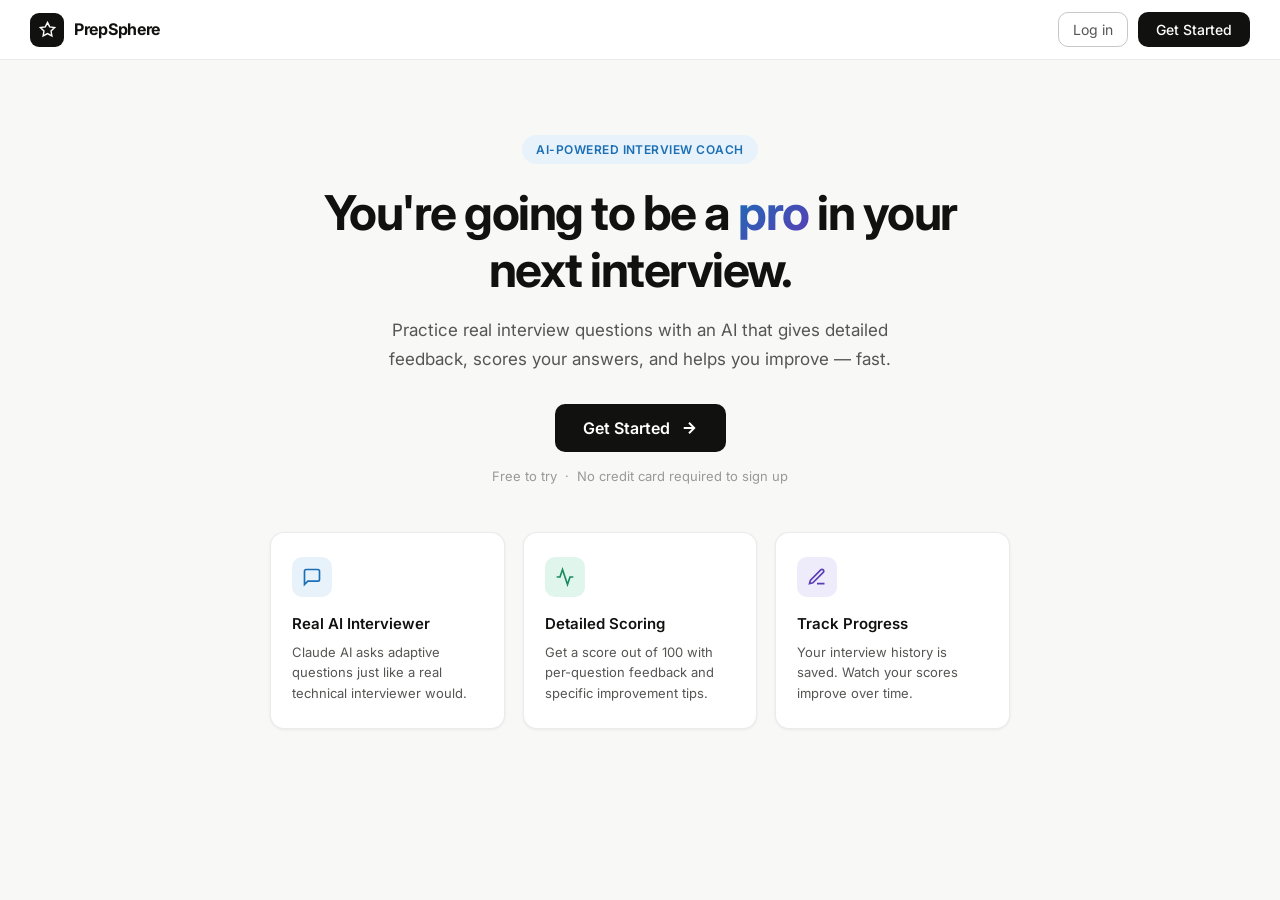
<file: PrepSphere/index.html>
<!DOCTYPE html>
<html lang="en">
<head>
<meta charset="UTF-8"/>
<meta name="viewport" content="width=device-width, initial-scale=1.0"/>
<title>PrepSphere — AI Interview Coach</title>
<link rel="preconnect" href="https://fonts.googleapis.com"/>
<link rel="preconnect" href="https://fonts.gstatic.com" crossorigin/>
<link href="https://fonts.googleapis.com/css2?family=Inter:wght@300;400;500;600;700&family=Fira+Code:wght@400;500&display=swap" rel="stylesheet"/>
<link rel="stylesheet" href="style.css"/>
</head>
<body>

<!-- ═══════════════════════════════════════
     SCREEN: LANDING
═══════════════════════════════════════ -->
<div id="pg-landing" class="page active">
  <nav class="nav">
    <div class="nav-brand">
      <div class="brand-icon">
        <svg viewBox="0 0 24 24" fill="none" stroke="currentColor" stroke-width="2">
          <polygon points="12 2 15.09 8.26 22 9.27 17 14.14 18.18 21.02 12 17.77 5.82 21.02 7 14.14 2 9.27 8.91 8.26 12 2"/>
        </svg>
      </div>
      <span class="brand-name">PrepSphere</span>
    </div>
    <div class="nav-actions">
      <button class="btn-ghost" onclick="showAuth('login')">Log in</button>
      <button class="btn-solid" onclick="showAuth('signup')">Get Started</button>
    </div>
  </nav>

  <section class="hero">
    <div class="hero-badge">AI-Powered Interview Coach</div>
    <h1 class="hero-title">You're going to be a <span class="highlight">pro</span> in your next interview.</h1>
    <p class="hero-sub">Practice real interview questions with an AI that gives detailed feedback, scores your answers, and helps you improve — fast.</p>
    <button class="btn-hero" onclick="showAuth('signup')">
      Get Started
      <svg viewBox="0 0 24 24" fill="none" stroke="currentColor" stroke-width="2.5"><path d="M5 12h14M12 5l7 7-7 7"/></svg>
    </button>
    <p class="hero-note">Free to try &nbsp;·&nbsp; No credit card required to sign up</p>
  </section>

  <section class="features">
    <div class="feat-card">
      <div class="feat-icon blue">
        <svg viewBox="0 0 24 24" fill="none" stroke="currentColor" stroke-width="2"><path d="M21 15a2 2 0 0 1-2 2H7l-4 4V5a2 2 0 0 1 2-2h14a2 2 0 0 1 2 2z"/></svg>
      </div>
      <div class="feat-title">Real AI Interviewer</div>
      <div class="feat-desc">Claude AI asks adaptive questions just like a real technical interviewer would.</div>
    </div>
    <div class="feat-card">
      <div class="feat-icon green">
        <svg viewBox="0 0 24 24" fill="none" stroke="currentColor" stroke-width="2"><polyline points="22 12 18 12 15 21 9 3 6 12 2 12"/></svg>
      </div>
      <div class="feat-title">Detailed Scoring</div>
      <div class="feat-desc">Get a score out of 100 with per-question feedback and specific improvement tips.</div>
    </div>
    <div class="feat-card">
      <div class="feat-icon purple">
        <svg viewBox="0 0 24 24" fill="none" stroke="currentColor" stroke-width="2"><path d="M12 20h9M16.5 3.5a2.121 2.121 0 0 1 3 3L7 19l-4 1 1-4L16.5 3.5z"/></svg>
      </div>
      <div class="feat-title">Track Progress</div>
      <div class="feat-desc">Your interview history is saved. Watch your scores improve over time.</div>
    </div>
  </section>
</div>

<!-- ═══════════════════════════════════════
     SCREEN: AUTH (Login / Signup)
═══════════════════════════════════════ -->
<div id="pg-auth" class="page">
  <div class="auth-wrap">
    <div class="auth-card">
      <div class="auth-brand" onclick="showPage('pg-landing')" style="cursor:pointer">
        <div class="brand-icon small">
          <svg viewBox="0 0 24 24" fill="none" stroke="currentColor" stroke-width="2">
            <polygon points="12 2 15.09 8.26 22 9.27 17 14.14 18.18 21.02 12 17.77 5.82 21.02 7 14.14 2 9.27 8.91 8.26 12 2"/>
          </svg>
        </div>
        <span class="brand-name">PrepSphere</span>
      </div>

      <!-- Login -->
      <div id="auth-login">
        <h2 class="auth-title">Welcome back</h2>
        <p class="auth-sub">Log in to continue your practice</p>
        <div class="field-group">
          <label class="field-label">Email</label>
          <input id="login-email" type="email" class="field-input" placeholder="you@example.com"/>
        </div>
        <div class="field-group">
          <label class="field-label">Password</label>
          <input id="login-password" type="password" class="field-input" placeholder="Your password"/>
        </div>
        <div class="auth-error" id="login-error"></div>
        <button class="btn-solid full" onclick="doLogin()">Log In</button>
        <p class="auth-switch">Don't have an account? <a href="#" onclick="toggleAuth('signup')">Sign up free</a></p>
      </div>

      <!-- Signup -->
      <div id="auth-signup" style="display:none">
        <h2 class="auth-title">Create your account</h2>
        <p class="auth-sub">Start practising interviews today</p>
        <div class="field-group">
          <label class="field-label">Full Name</label>
          <input id="signup-name" type="text" class="field-input" placeholder="Preethi Davupati"/>
        </div>
        <div class="field-group">
          <label class="field-label">Email</label>
          <input id="signup-email" type="email" class="field-input" placeholder="you@example.com"/>
        </div>
        <div class="field-group">
          <label class="field-label">Password</label>
          <input id="signup-password" type="password" class="field-input" placeholder="Min 6 characters"/>
        </div>
        <div class="auth-error" id="signup-error"></div>
        <button class="btn-solid full" onclick="doSignup()">Create Account</button>
        <p class="auth-switch">Already have an account? <a href="#" onclick="toggleAuth('login')">Log in</a></p>
      </div>
    </div>
  </div>
</div>

<!-- ═══════════════════════════════════════
     SCREEN: DASHBOARD
═══════════════════════════════════════ -->
<div id="pg-dashboard" class="page">
  <nav class="nav dash-nav">
    <div class="nav-brand">
      <div class="brand-icon">
        <svg viewBox="0 0 24 24" fill="none" stroke="currentColor" stroke-width="2">
          <polygon points="12 2 15.09 8.26 22 9.27 17 14.14 18.18 21.02 12 17.77 5.82 21.02 7 14.14 2 9.27 8.91 8.26 12 2"/>
        </svg>
      </div>
      <span class="brand-name">PrepSphere</span>
    </div>
    <div class="nav-actions">
      <span class="nav-user" id="dash-username"></span>
      <button class="btn-ghost" onclick="doLogout()">Log out</button>
    </div>
  </nav>

  <div class="dash-body">
    <div class="dash-welcome">
      <div>
        <h2 class="dash-title" id="dash-greeting">Welcome back!</h2>
        <p class="dash-sub">Ready to sharpen your skills? Start a new interview below.</p>
      </div>
      <button class="btn-solid" onclick="showPage('pg-setup')">
        + New Interview
      </button>
    </div>

    <!-- Stats row -->
    <div class="stats-row">
      <div class="stat-card">
        <div class="stat-val" id="stat-total">0</div>
        <div class="stat-lbl">Total Interviews</div>
      </div>
      <div class="stat-card">
        <div class="stat-val" id="stat-avg">—</div>
        <div class="stat-lbl">Average Score</div>
      </div>
      <div class="stat-card">
        <div class="stat-val" id="stat-best">—</div>
        <div class="stat-lbl">Best Score</div>
      </div>
      <div class="stat-card">
        <div class="stat-val" id="stat-streak">0</div>
        <div class="stat-lbl">This Week</div>
      </div>
    </div>

    <!-- History -->
    <div class="section-head">Recent Interviews</div>
    <div id="history-list">
      <div class="empty-state">
        <svg viewBox="0 0 24 24" fill="none" stroke="currentColor" stroke-width="1.5"><rect x="3" y="3" width="18" height="18" rx="2"/><path d="M9 9h6M9 13h4"/></svg>
        <p>No interviews yet. Start your first one!</p>
        <button class="btn-solid" onclick="showPage('pg-setup')">Start Interview →</button>
      </div>
    </div>
  </div>
</div>

<!-- ═══════════════════════════════════════
     SCREEN: SETUP
═══════════════════════════════════════ -->
<div id="pg-setup" class="page">
  <nav class="nav dash-nav">
    <div class="nav-brand">
      <div class="brand-icon">
        <svg viewBox="0 0 24 24" fill="none" stroke="currentColor" stroke-width="2">
          <polygon points="12 2 15.09 8.26 22 9.27 17 14.14 18.18 21.02 12 17.77 5.82 21.02 7 14.14 2 9.27 8.91 8.26 12 2"/>
        </svg>
      </div>
      <span class="brand-name">PrepSphere</span>
    </div>
    <button class="btn-ghost" onclick="showPage('pg-dashboard')">← Dashboard</button>
  </nav>

  <div class="setup-body">
    <div class="setup-card">
      <h2 class="setup-title">Configure your Interview</h2>
      <p class="setup-desc">Set your preferences and the AI will tailor the session for you.</p>

      <div class="form-group">
        <div class="form-label">Interview Type</div>
        <div class="chip-group" id="type-chips">
          <button class="chip selected" data-val="coding">Coding / DSA</button>
          <button class="chip" data-val="system">System Design</button>
          <button class="chip" data-val="behavioral">Behavioral / HR</button>
        </div>
      </div>

      <div class="form-group">
        <div class="form-label">Programming Language</div>
        <select class="field-select" id="lang-select">
          <option>Python</option><option>JavaScript</option><option>TypeScript</option>
          <option>Java</option><option>C++</option><option>C#</option>
          <option>Go</option><option>Rust</option><option>Swift</option>
          <option>Kotlin</option><option>Ruby</option>
          <option>No specific language</option>
        </select>
      </div>

      <div class="form-group">
        <div class="form-label">Difficulty</div>
        <div class="diff-grid">
          <button class="diff-btn" data-val="Easy">
            <span class="diff-dot easy"></span>
            <span class="diff-name">Easy</span>
            <span class="diff-sub">Fundamentals</span>
          </button>
          <button class="diff-btn selected" data-val="Medium">
            <span class="diff-dot medium"></span>
            <span class="diff-name">Medium</span>
            <span class="diff-sub">Intermediate</span>
          </button>
          <button class="diff-btn" data-val="Hard">
            <span class="diff-dot hard"></span>
            <span class="diff-name">Hard</span>
            <span class="diff-sub">Advanced</span>
          </button>
        </div>
      </div>

      <div class="form-group">
        <div class="form-label">Number of Questions</div>
        <div class="chip-group" id="count-chips">
          <button class="chip" data-val="3">3</button>
          <button class="chip selected" data-val="5">5</button>
          <button class="chip" data-val="7">7</button>
          <button class="chip" data-val="10">10</button>
        </div>
      </div>

      <button class="btn-solid full large" onclick="beginInterview()">
        Begin Interview
        <svg viewBox="0 0 24 24" fill="none" stroke="currentColor" stroke-width="2.5"><path d="M5 12h14M12 5l7 7-7 7"/></svg>
      </button>
      <p class="setup-note">The interview will open in full screen to simulate a real environment.</p>
    </div>
  </div>
</div>

<!-- ═══════════════════════════════════════
     SCREEN: INTERVIEW (fullscreen)
═══════════════════════════════════════ -->
<div id="pg-interview" class="page">
  <div class="iv-layout">
    <header class="iv-header">
      <div class="iv-header-left">
        <div class="brand-icon small">
          <svg viewBox="0 0 24 24" fill="none" stroke="currentColor" stroke-width="2">
            <polygon points="12 2 15.09 8.26 22 9.27 17 14.14 18.18 21.02 12 17.77 5.82 21.02 7 14.14 2 9.27 8.91 8.26 12 2"/>
          </svg>
        </div>
        <span id="iv-type-badge" class="badge badge-blue"></span>
        <span id="iv-diff-badge" class="badge"></span>
        <span id="iv-lang-badge" class="badge badge-purple"></span>
      </div>
      <div class="iv-header-center">
        <div class="iv-progress-bar">
          <div class="iv-progress-fill" id="iv-progress-fill"></div>
        </div>
        <span class="iv-progress-label" id="iv-progress-label">Q 0 / 0</span>
      </div>
      <div class="iv-header-right">
        <div class="iv-timer" id="iv-timer">00:00</div>
        <button class="btn-end" onclick="askEndInterview()">End Interview</button>
      </div>
    </header>

    <div class="iv-chat" id="iv-chat"></div>

    <div class="iv-input-bar">
      <textarea id="iv-textarea" class="iv-textarea"
        placeholder="Type your answer here… (Enter to send, Shift+Enter for new line)"
        rows="1"></textarea>
      <button class="iv-send-btn" id="iv-send-btn" onclick="sendAnswer()">
        <svg viewBox="0 0 24 24" fill="currentColor"><path d="M2.01 21L23 12 2.01 3 2 10l15 2-15 2z"/></svg>
      </button>
    </div>
  </div>
</div>

<!-- ═══════════════════════════════════════
     SCREEN: RESULTS
═══════════════════════════════════════ -->
<div id="pg-results" class="page">
  <nav class="nav dash-nav">
    <div class="nav-brand">
      <div class="brand-icon">
        <svg viewBox="0 0 24 24" fill="none" stroke="currentColor" stroke-width="2">
          <polygon points="12 2 15.09 8.26 22 9.27 17 14.14 18.18 21.02 12 17.77 5.82 21.02 7 14.14 2 9.27 8.91 8.26 12 2"/>
        </svg>
      </div>
      <span class="brand-name">PrepSphere</span>
    </div>
    <button class="btn-ghost" onclick="showPage('pg-dashboard');loadDashboard()">← Dashboard</button>
  </nav>

  <div class="results-body">
    <div class="results-wrap">

      <div class="result-hero">
        <div class="score-ring-wrap">
          <svg class="score-svg" viewBox="0 0 140 140">
            <circle class="ring-track" cx="70" cy="70" r="58"/>
            <circle class="ring-progress" id="ring-progress" cx="70" cy="70" r="58"
              stroke-dasharray="364.42" stroke-dashoffset="364.42"/>
          </svg>
          <div class="score-inner">
            <div class="score-number" id="res-score">—</div>
            <div class="score-of">/ 100</div>
          </div>
        </div>
        <div class="res-label" id="res-label">Analyzing…</div>
        <div class="res-summary" id="res-summary"></div>
      </div>

      <div class="res-metrics">
        <div class="res-metric green">
          <div class="res-metric-val" id="res-correct">—</div>
          <div class="res-metric-lbl">Correct</div>
        </div>
        <div class="res-metric amber">
          <div class="res-metric-val" id="res-partial">—</div>
          <div class="res-metric-lbl">Partial</div>
        </div>
        <div class="res-metric red">
          <div class="res-metric-val" id="res-missed">—</div>
          <div class="res-metric-lbl">Missed</div>
        </div>
      </div>

      <div class="res-card">
        <div class="res-card-title">Question Breakdown</div>
        <div id="res-breakdown"></div>
      </div>

      <div class="res-card">
        <div class="res-card-title">Strengths</div>
        <div id="res-strengths" class="tag-list"></div>
      </div>

      <div class="res-card">
        <div class="res-card-title">Areas to Improve</div>
        <div id="res-improve"></div>
      </div>

      <div class="res-card">
        <div class="res-card-title">Overall Feedback</div>
        <div class="feedback-box" id="res-feedback"></div>
      </div>

      <div class="res-actions">
        <button class="btn-outline" onclick="retryInterview()">
          <svg viewBox="0 0 24 24" fill="none" stroke="currentColor" stroke-width="2"><path d="M23 4v6h-6M1 20v-6h6"/><path d="M3.51 9a9 9 0 0114.85-3.36L23 10M1 14l4.64 4.36A9 9 0 0020.49 15"/></svg>
          Try Again
        </button>
        <button class="btn-solid" onclick="showPage('pg-dashboard');loadDashboard()">
          Go to Dashboard
          <svg viewBox="0 0 24 24" fill="none" stroke="currentColor" stroke-width="2"><path d="M5 12h14M12 5l7 7-7 7"/></svg>
        </button>
      </div>

    </div>
  </div>
</div>

<!-- ═══════════════════════════════════════
     MODALS
═══════════════════════════════════════ -->
<!-- End interview confirm -->
<div id="modal-end" class="modal-overlay" style="display:none">
  <div class="modal-box">
    <div class="modal-icon warn">
      <svg viewBox="0 0 24 24" fill="none" stroke="currentColor" stroke-width="2"><path d="M10.29 3.86L1.82 18a2 2 0 001.71 3h16.94a2 2 0 001.71-3L13.71 3.86a2 2 0 00-3.42 0z"/><line x1="12" y1="9" x2="12" y2="13"/><line x1="12" y1="17" x2="12.01" y2="17"/></svg>
    </div>
    <div class="modal-title">End this interview?</div>
    <div class="modal-body">Your answers so far will still be evaluated and saved to your dashboard.</div>
    <div class="modal-actions">
      <button class="btn-outline" onclick="closeModal('modal-end')">Stay</button>
      <button class="btn-danger" onclick="forceEndInterview()">End & See Results</button>
    </div>
  </div>
</div>

<!-- Fullscreen exit warning -->
<div id="modal-fs" class="modal-overlay" style="display:none">
  <div class="modal-box">
    <div class="modal-icon warn">
      <svg viewBox="0 0 24 24" fill="none" stroke="currentColor" stroke-width="2"><path d="M10.29 3.86L1.82 18a2 2 0 001.71 3h16.94a2 2 0 001.71-3L13.71 3.86a2 2 0 00-3.42 0z"/><line x1="12" y1="9" x2="12" y2="13"/><line x1="12" y1="17" x2="12.01" y2="17"/></svg>
    </div>
    <div class="modal-title">You left fullscreen</div>
    <div class="modal-body">The interview requires fullscreen mode. Do you want to return to the interview or quit?</div>
    <div class="modal-actions">
      <button class="btn-outline" onclick="forceEndInterview()">Quit Interview</button>
      <button class="btn-solid" onclick="reenterFullscreen()">Return to Interview</button>
    </div>
  </div>
</div>

<!-- Analyzing overlay -->
<div id="modal-analyzing" class="modal-overlay" style="display:none">
  <div class="modal-box center">
    <div class="spinner-lg"></div>
    <div class="modal-title" style="margin-top:1.2rem">Analyzing your performance…</div>
    <div class="modal-body">This takes a few seconds. Hang tight!</div>
  </div>
</div>

<script src="config.js"></script>
<script src="db.js"></script>
<script src="app.js"></script>
</body>
</html>
</file>
<file: PrepSphere/style.css>
/* ── Reset ────────────────────────────── */
*,*::before,*::after{box-sizing:border-box;margin:0;padding:0}
html,body{height:100%;font-family:'Inter',sans-serif;font-size:15px;line-height:1.6;-webkit-font-smoothing:antialiased}

/* ── CSS Variables ────────────────────── */
:root{
  --bg:#f8f8f7;
  --surface:#ffffff;
  --surface2:#f2f2f0;
  --border:rgba(0,0,0,0.08);
  --border-md:rgba(0,0,0,0.14);
  --border-strong:rgba(0,0,0,0.22);
  --text1:#111110;
  --text2:#555553;
  --text3:#999997;
  --accent:#111110;
  --blue:#1a6fb5;
  --blue-bg:#e8f2fb;
  --green:#1a8a5f;
  --green-bg:#e0f5ec;
  --amber:#b07012;
  --amber-bg:#fdf3e0;
  --red:#9b2c2c;
  --red-bg:#fdf0f0;
  --purple:#5a3db5;
  --purple-bg:#eeebfa;
  --r:10px;--rl:14px;--rxl:18px;
  --shadow:0 2px 8px rgba(0,0,0,0.07),0 1px 2px rgba(0,0,0,0.04);
  --shadow-sm:0 1px 3px rgba(0,0,0,0.06);
}

/* ── Pages ────────────────────────────── */
.page{display:none;min-height:100vh;background:var(--bg)}
.page.active{display:block}
#pg-interview.active{display:flex;flex-direction:column;height:100vh;overflow:hidden}

/* ── NAV ──────────────────────────────── */
.nav{display:flex;align-items:center;justify-content:space-between;padding:0 2rem;height:60px;background:var(--surface);border-bottom:0.5px solid var(--border);position:sticky;top:0;z-index:100}
.nav-brand{display:flex;align-items:center;gap:10px}
.brand-name{font-size:16px;font-weight:700;letter-spacing:-0.3px;color:var(--text1)}
.nav-actions{display:flex;align-items:center;gap:10px}
.nav-user{font-size:13px;color:var(--text2);font-weight:500}
.dash-nav{background:var(--surface)}

/* Brand icon */
.brand-icon{width:34px;height:34px;background:var(--text1);border-radius:9px;display:flex;align-items:center;justify-content:center;color:#fff;flex-shrink:0}
.brand-icon svg{width:17px;height:17px}
.brand-icon.small{width:26px;height:26px;border-radius:7px}
.brand-icon.small svg{width:13px;height:13px}

/* ── Buttons ──────────────────────────── */
.btn-solid{display:inline-flex;align-items:center;gap:8px;padding:9px 18px;background:var(--text1);color:#fff;border:none;border-radius:var(--r);font-size:14px;font-weight:500;font-family:inherit;cursor:pointer;transition:opacity .14s;text-decoration:none}
.btn-solid:hover{opacity:.82}
.btn-solid:disabled{opacity:.4;cursor:not-allowed}
.btn-solid svg{width:15px;height:15px}
.btn-solid.full{width:100%;justify-content:center}
.btn-solid.large{padding:13px 20px;font-size:15px}

.btn-ghost{display:inline-flex;align-items:center;gap:6px;padding:8px 14px;background:transparent;color:var(--text2);border:0.5px solid var(--border-strong);border-radius:var(--r);font-size:14px;font-family:inherit;cursor:pointer;transition:all .14s}
.btn-ghost:hover{background:var(--surface2);color:var(--text1)}

.btn-outline{display:inline-flex;align-items:center;justify-content:center;gap:8px;padding:11px 18px;background:var(--surface);color:var(--text1);border:0.5px solid var(--border-strong);border-radius:var(--r);font-size:14px;font-weight:500;font-family:inherit;cursor:pointer;transition:all .14s}
.btn-outline:hover{background:var(--surface2)}
.btn-outline svg{width:15px;height:15px}

.btn-danger{display:inline-flex;align-items:center;justify-content:center;gap:8px;padding:11px 18px;background:var(--red);color:#fff;border:none;border-radius:var(--r);font-size:14px;font-weight:500;font-family:inherit;cursor:pointer;transition:opacity .14s}
.btn-danger:hover{opacity:.85}

.btn-end{padding:6px 14px;border:0.5px solid var(--border-strong);border-radius:100px;font-size:12px;font-family:inherit;background:var(--surface);cursor:pointer;color:var(--text2);transition:all .14s;white-space:nowrap}
.btn-end:hover{border-color:var(--red);color:var(--red)}

/* ── LANDING ──────────────────────────── */
.hero{max-width:720px;margin:0 auto;text-align:center;padding:5rem 2rem 3rem}
.hero-badge{display:inline-block;padding:5px 14px;background:var(--blue-bg);color:var(--blue);border-radius:100px;font-size:12px;font-weight:600;letter-spacing:.04em;text-transform:uppercase;margin-bottom:1.4rem}
.hero-title{font-size:clamp(2rem,5vw,3.2rem);font-weight:700;letter-spacing:-1.5px;line-height:1.18;color:var(--text1);margin-bottom:1.2rem}
.highlight{background:linear-gradient(135deg,#1a6fb5,#5a3db5);-webkit-background-clip:text;-webkit-text-fill-color:transparent;background-clip:text}
.hero-sub{font-size:17px;color:var(--text2);line-height:1.7;margin-bottom:2rem;max-width:520px;margin-left:auto;margin-right:auto}
.btn-hero{display:inline-flex;align-items:center;gap:10px;padding:14px 28px;background:var(--text1);color:#fff;border:none;border-radius:var(--r);font-size:16px;font-weight:600;font-family:inherit;cursor:pointer;transition:opacity .14s;margin-bottom:.9rem}
.btn-hero:hover{opacity:.82}
.btn-hero svg{width:18px;height:18px}
.hero-note{font-size:13px;color:var(--text3)}

.features{display:grid;grid-template-columns:repeat(auto-fit,minmax(220px,1fr));gap:1.2rem;max-width:800px;margin:0 auto;padding:0 2rem 4rem}
.feat-card{background:var(--surface);border:0.5px solid var(--border);border-radius:var(--rl);padding:1.6rem 1.4rem;box-shadow:var(--shadow-sm)}
.feat-icon{width:40px;height:40px;border-radius:10px;display:flex;align-items:center;justify-content:center;margin-bottom:1rem}
.feat-icon svg{width:20px;height:20px}
.feat-icon.blue{background:var(--blue-bg);color:var(--blue)}
.feat-icon.green{background:var(--green-bg);color:var(--green)}
.feat-icon.purple{background:var(--purple-bg);color:var(--purple)}
.feat-title{font-size:15px;font-weight:600;color:var(--text1);margin-bottom:.4rem}
.feat-desc{font-size:13px;color:var(--text2);line-height:1.6}

/* ── AUTH ─────────────────────────────── */
.auth-wrap{min-height:100vh;display:flex;align-items:center;justify-content:center;padding:2rem 1rem;background:var(--bg)}
.auth-card{background:var(--surface);border:0.5px solid var(--border-md);border-radius:var(--rxl);padding:2.4rem 2.2rem;width:100%;max-width:420px;box-shadow:var(--shadow)}
.auth-brand{display:flex;align-items:center;gap:10px;margin-bottom:2rem}
.auth-title{font-size:20px;font-weight:700;color:var(--text1);margin-bottom:.3rem;letter-spacing:-.3px}
.auth-sub{font-size:13px;color:var(--text3);margin-bottom:1.6rem}
.field-group{margin-bottom:1.1rem}
.field-label{display:block;font-size:12px;font-weight:500;text-transform:uppercase;letter-spacing:.05em;color:var(--text3);margin-bottom:.4rem}
.field-input{width:100%;padding:10px 13px;border:0.5px solid var(--border-strong);border-radius:var(--r);font-family:inherit;font-size:14px;color:var(--text1);background:var(--bg);transition:border-color .14s}
.field-input:focus{outline:none;border-color:var(--text1);background:#fff}
.field-input::placeholder{color:var(--text3)}
.auth-error{font-size:13px;color:var(--red);background:var(--red-bg);border-radius:var(--r);padding:8px 12px;margin-bottom:.8rem;display:none}
.auth-error.show{display:block}
.auth-switch{font-size:13px;color:var(--text3);text-align:center;margin-top:1rem}
.auth-switch a{color:var(--blue);text-decoration:none;font-weight:500}
.auth-switch a:hover{text-decoration:underline}

/* ── DASHBOARD ────────────────────────── */
.dash-body{max-width:860px;margin:0 auto;padding:2rem 1.5rem 3rem}
.dash-welcome{display:flex;align-items:center;justify-content:space-between;gap:1rem;margin-bottom:1.8rem;flex-wrap:wrap}
.dash-title{font-size:22px;font-weight:700;letter-spacing:-.5px;color:var(--text1);margin-bottom:.25rem}
.dash-sub{font-size:14px;color:var(--text2)}

.stats-row{display:grid;grid-template-columns:repeat(4,1fr);gap:12px;margin-bottom:2rem}
.stat-card{background:var(--surface);border:0.5px solid var(--border);border-radius:var(--rl);padding:1.2rem 1rem;text-align:center;box-shadow:var(--shadow-sm)}
.stat-val{font-size:26px;font-weight:700;letter-spacing:-1px;color:var(--text1);margin-bottom:.2rem}
.stat-lbl{font-size:12px;color:var(--text3)}

.section-head{font-size:12px;font-weight:600;text-transform:uppercase;letter-spacing:.06em;color:var(--text3);margin-bottom:1rem}

.empty-state{background:var(--surface);border:0.5px solid var(--border);border-radius:var(--rl);padding:3rem 2rem;text-align:center;box-shadow:var(--shadow-sm)}
.empty-state svg{width:40px;height:40px;color:var(--text3);margin-bottom:1rem}
.empty-state p{font-size:14px;color:var(--text2);margin-bottom:1.2rem}

.hist-item{background:var(--surface);border:0.5px solid var(--border);border-radius:var(--rl);padding:1.1rem 1.2rem;margin-bottom:10px;display:flex;align-items:center;justify-content:space-between;gap:1rem;box-shadow:var(--shadow-sm);transition:box-shadow .14s}
.hist-item:hover{box-shadow:var(--shadow)}
.hist-left{display:flex;flex-direction:column;gap:4px}
.hist-meta{display:flex;align-items:center;gap:8px;flex-wrap:wrap}
.hist-date{font-size:12px;color:var(--text3)}
.hist-right{display:flex;align-items:center;gap:10px}
.hist-score{font-size:20px;font-weight:700;letter-spacing:-.5px}
.hist-score.high{color:var(--green)}
.hist-score.mid{color:var(--amber)}
.hist-score.low{color:var(--red)}

/* Badges */
.badge{padding:3px 10px;border-radius:100px;font-size:11px;font-weight:500;white-space:nowrap}
.badge-blue{background:var(--blue-bg);color:var(--blue)}
.badge-green{background:var(--green-bg);color:var(--green)}
.badge-amber{background:var(--amber-bg);color:var(--amber)}
.badge-red{background:var(--red-bg);color:var(--red)}
.badge-purple{background:var(--purple-bg);color:var(--purple)}
.badge-gray{background:var(--surface2);color:var(--text2)}

/* ── SETUP ────────────────────────────── */
.setup-body{display:flex;align-items:center;justify-content:center;min-height:calc(100vh - 60px);padding:2rem 1rem}
.setup-card{background:var(--surface);border:0.5px solid var(--border-md);border-radius:var(--rxl);padding:2.4rem 2.2rem;width:100%;max-width:500px;box-shadow:var(--shadow)}
.setup-title{font-size:20px;font-weight:700;letter-spacing:-.4px;color:var(--text1);margin-bottom:.3rem}
.setup-desc{font-size:13px;color:var(--text3);margin-bottom:1.8rem}
.setup-note{font-size:12px;color:var(--text3);text-align:center;margin-top:.8rem}

.form-group{margin-bottom:1.5rem}
.form-label{font-size:12px;font-weight:500;text-transform:uppercase;letter-spacing:.05em;color:var(--text3);margin-bottom:.55rem}
.chip-group{display:flex;flex-wrap:wrap;gap:7px}
.chip{padding:7px 15px;border:0.5px solid var(--border-strong);border-radius:100px;font-size:13px;font-family:inherit;background:var(--surface);cursor:pointer;color:var(--text2);transition:all .14s;white-space:nowrap}
.chip:hover{border-color:var(--text1);color:var(--text1)}
.chip.selected{background:var(--text1);color:#fff;border-color:var(--text1)}

.field-select{width:100%;padding:10px 36px 10px 13px;border:0.5px solid var(--border-strong);border-radius:var(--r);font-family:inherit;font-size:14px;background:var(--surface);color:var(--text1);appearance:none;-webkit-appearance:none;background-image:url("data:image/svg+xml,%3Csvg xmlns='http://www.w3.org/2000/svg' width='16' height='16' viewBox='0 0 24 24' fill='none' stroke='%23999997' stroke-width='2'%3E%3Cpolyline points='6 9 12 15 18 9'/%3E%3C/svg%3E");background-repeat:no-repeat;background-position:right 11px center;cursor:pointer;transition:border-color .14s}
.field-select:focus{outline:none;border-color:var(--text1)}

.diff-grid{display:grid;grid-template-columns:repeat(3,1fr);gap:8px}
.diff-btn{padding:13px 8px;border:0.5px solid var(--border-strong);border-radius:var(--r);background:var(--surface);cursor:pointer;display:flex;flex-direction:column;align-items:center;gap:5px;transition:all .14s;font-family:inherit}
.diff-btn:hover{border-color:var(--text1)}
.diff-btn.selected{border-color:var(--text1);box-shadow:inset 0 0 0 1px var(--text1)}
.diff-dot{width:8px;height:8px;border-radius:50%}
.diff-dot.easy{background:var(--green)}
.diff-dot.medium{background:var(--amber)}
.diff-dot.hard{background:var(--red)}
.diff-name{font-size:13px;font-weight:600;color:var(--text1)}
.diff-sub{font-size:11px;color:var(--text3)}

/* ── INTERVIEW ────────────────────────── */
.iv-layout{display:flex;flex-direction:column;height:100vh;background:#fafaf9}
.iv-header{display:flex;align-items:center;justify-content:space-between;padding:0 1.2rem;height:54px;background:var(--surface);border-bottom:0.5px solid var(--border);flex-shrink:0;gap:1rem}
.iv-header-left{display:flex;align-items:center;gap:8px;flex:1;overflow:hidden}
.iv-header-center{display:flex;align-items:center;gap:10px;flex:1;justify-content:center}
.iv-header-right{display:flex;align-items:center;gap:12px;flex:1;justify-content:flex-end}
.iv-progress-bar{width:100px;height:4px;background:var(--surface2);border-radius:100px;overflow:hidden}
.iv-progress-fill{height:100%;background:var(--text1);border-radius:100px;width:0%;transition:width .4s ease}
.iv-progress-label{font-size:12px;color:var(--text3);white-space:nowrap;font-variant-numeric:tabular-nums}
.iv-timer{font-size:13px;font-family:'Fira Code',monospace;color:var(--text2);background:var(--surface2);padding:4px 10px;border-radius:6px}

.iv-chat{flex:1;overflow-y:auto;padding:1.4rem;display:flex;flex-direction:column;gap:.9rem;scroll-behavior:smooth}
.msg{display:flex;gap:10px;animation:fadeUp .2s ease}
.msg.bot{align-self:flex-start;max-width:78%}
.msg.user{align-self:flex-end;flex-direction:row-reverse;max-width:78%}
@keyframes fadeUp{from{opacity:0;transform:translateY(5px)}to{opacity:1;transform:translateY(0)}}

.av{width:32px;height:32px;border-radius:50%;display:flex;align-items:center;justify-content:center;font-size:11px;font-weight:700;flex-shrink:0;margin-top:2px}
.av.ai{background:var(--text1);color:#fff}
.av.you{background:var(--surface2);color:var(--text2);border:0.5px solid var(--border-md)}

.bubble{padding:11px 14px;font-size:14px;line-height:1.65;white-space:pre-wrap;word-break:break-word}
.msg.bot .bubble{background:var(--surface);border:0.5px solid var(--border);border-radius:14px;border-top-left-radius:4px;color:var(--text1);box-shadow:var(--shadow-sm)}
.msg.user .bubble{background:var(--text1);color:#fff;border-radius:14px;border-top-right-radius:4px}

.q-label{font-size:11px;font-weight:600;letter-spacing:.06em;text-transform:uppercase;color:var(--text3);margin-bottom:5px}

.typing-bubble{background:var(--surface);border:0.5px solid var(--border);border-radius:14px;border-top-left-radius:4px;padding:14px 18px;box-shadow:var(--shadow-sm);display:flex;gap:5px;align-items:center}
.dot{width:6px;height:6px;background:var(--text3);border-radius:50%;animation:blink 1.3s ease-in-out infinite}
.dot:nth-child(2){animation-delay:.18s}
.dot:nth-child(3){animation-delay:.36s}
@keyframes blink{0%,80%,100%{transform:translateY(0);opacity:.5}40%{transform:translateY(-5px);opacity:1}}

.iv-input-bar{display:flex;gap:10px;padding:.9rem 1.2rem;border-top:0.5px solid var(--border);background:var(--surface);flex-shrink:0;align-items:flex-end}
.iv-textarea{flex:1;border:0.5px solid var(--border-strong);border-radius:var(--r);padding:10px 13px;font-family:inherit;font-size:14px;resize:none;min-height:44px;max-height:140px;line-height:1.55;color:var(--text1);background:var(--bg);transition:border-color .14s;overflow-y:auto}
.iv-textarea:focus{outline:none;border-color:var(--text1)}
.iv-textarea::placeholder{color:var(--text3)}
.iv-textarea:disabled{opacity:.45;cursor:not-allowed}
.iv-send-btn{width:42px;height:42px;border-radius:50%;background:var(--text1);border:none;cursor:pointer;display:flex;align-items:center;justify-content:center;flex-shrink:0;color:#fff;transition:opacity .14s;align-self:flex-end}
.iv-send-btn:hover{opacity:.8}
.iv-send-btn:disabled{opacity:.35;cursor:not-allowed}
.iv-send-btn svg{width:17px;height:17px}

/* ── RESULTS ──────────────────────────── */
.results-body{max-width:660px;margin:0 auto;padding:2rem 1.5rem 3rem}
.results-wrap{display:flex;flex-direction:column;gap:1.3rem}

.result-hero{background:var(--surface);border:0.5px solid var(--border);border-radius:var(--rxl);padding:2.2rem 1.5rem 1.8rem;text-align:center;box-shadow:var(--shadow)}
.score-ring-wrap{width:140px;height:140px;position:relative;margin:0 auto 1rem}
.score-svg{width:140px;height:140px;transform:rotate(-90deg)}
.ring-track{fill:none;stroke:var(--surface2);stroke-width:12}
.ring-progress{fill:none;stroke:var(--text1);stroke-width:12;stroke-linecap:round;transition:stroke-dashoffset 1.3s cubic-bezier(.4,0,.2,1)}
.score-inner{position:absolute;inset:0;display:flex;flex-direction:column;align-items:center;justify-content:center}
.score-number{font-size:32px;font-weight:700;letter-spacing:-1.5px;line-height:1}
.score-of{font-size:12px;color:var(--text3)}
.res-label{font-size:19px;font-weight:700;letter-spacing:-.4px;color:var(--text1);margin-bottom:.4rem}
.res-summary{font-size:13px;color:var(--text2);max-width:420px;margin:0 auto;line-height:1.6}

.res-metrics{display:grid;grid-template-columns:repeat(3,1fr);gap:10px}
.res-metric{background:var(--surface);border:0.5px solid var(--border);border-radius:var(--rl);padding:1.2rem 1rem;text-align:center;box-shadow:var(--shadow-sm)}
.res-metric-val{font-size:26px;font-weight:700;letter-spacing:-1px;margin-bottom:.2rem}
.res-metric-lbl{font-size:12px;color:var(--text3)}
.res-metric.green .res-metric-val{color:var(--green)}
.res-metric.amber .res-metric-val{color:var(--amber)}
.res-metric.red .res-metric-val{color:var(--red)}

.res-card{background:var(--surface);border:0.5px solid var(--border);border-radius:var(--rl);padding:1.4rem;box-shadow:var(--shadow-sm)}
.res-card-title{font-size:12px;font-weight:600;text-transform:uppercase;letter-spacing:.06em;color:var(--text3);margin-bottom:1rem}

.q-item{border:0.5px solid var(--border);border-radius:var(--r);padding:12px 14px;margin-bottom:8px}
.q-item:last-child{margin-bottom:0}
.q-item-head{display:flex;align-items:flex-start;justify-content:space-between;gap:8px;margin-bottom:5px}
.q-num{font-size:11px;font-weight:600;color:var(--text3);white-space:nowrap}
.q-status{font-size:11px;font-weight:500;padding:2px 9px;border-radius:100px;white-space:nowrap}
.q-status.correct{background:var(--green-bg);color:var(--green)}
.q-status.partial{background:var(--amber-bg);color:var(--amber)}
.q-status.missed{background:var(--amber-bg);color:var(--amber)}
.q-status.skipped{background:var(--surface2);color:var(--text3)}
.q-question{font-size:13px;font-weight:500;color:var(--text1);margin-bottom:4px;line-height:1.5}
.q-feedback{font-size:12px;color:var(--text2);line-height:1.55}

.tag-list{display:flex;flex-wrap:wrap;gap:7px}
.tag{padding:5px 12px;border-radius:100px;font-size:12px;font-weight:500;background:var(--green-bg);color:var(--green)}

.improve-item{display:flex;gap:10px;align-items:flex-start;padding:8px 0;border-bottom:0.5px solid var(--border)}
.improve-item:last-child{border-bottom:none;padding-bottom:0}
.improve-dot{width:6px;height:6px;border-radius:50%;background:var(--amber);flex-shrink:0;margin-top:8px}
.improve-text{font-size:13px;color:var(--text2);line-height:1.55}

.feedback-box{font-size:14px;color:var(--text2);line-height:1.7;background:var(--surface2);border-radius:var(--r);padding:12px 14px}

.res-actions{display:flex;gap:10px}
.res-actions .btn-solid{flex:1}
.res-actions .btn-outline{flex:1}

/* ── MODALS ───────────────────────────── */
.modal-overlay{position:fixed;inset:0;background:rgba(0,0,0,0.4);display:flex;align-items:center;justify-content:center;z-index:9999;padding:1rem}
.modal-box{background:var(--surface);border-radius:var(--rl);padding:1.8rem;width:100%;max-width:380px;box-shadow:0 20px 60px rgba(0,0,0,0.2);animation:popIn .2s ease}
.modal-box.center{text-align:center}
@keyframes popIn{from{opacity:0;transform:scale(.96)}to{opacity:1;transform:scale(1)}}
.modal-icon{width:44px;height:44px;border-radius:50%;display:flex;align-items:center;justify-content:center;margin:0 auto 1rem}
.modal-icon svg{width:22px;height:22px}
.modal-icon.warn{background:var(--amber-bg);color:var(--amber)}
.modal-title{font-size:17px;font-weight:700;color:var(--text1);margin-bottom:.5rem;letter-spacing:-.3px}
.modal-body{font-size:14px;color:var(--text2);margin-bottom:1.4rem;line-height:1.6}
.modal-actions{display:flex;gap:10px}
.modal-actions .btn-outline,.modal-actions .btn-solid,.modal-actions .btn-danger{flex:1}

.spinner-lg{width:40px;height:40px;border:3px solid var(--border-md);border-top-color:var(--text1);border-radius:50%;animation:spin .8s linear infinite;margin:0 auto}
@keyframes spin{to{transform:rotate(360deg)}}

/* ── Responsive ───────────────────────── */
@media(max-width:600px){
  .nav{padding:0 1rem}
  .stats-row{grid-template-columns:repeat(2,1fr)}
  .iv-header-center{display:none}
  .res-actions{flex-direction:column}
  .modal-actions{flex-direction:column}
  .hero{padding:3rem 1.2rem 2rem}
  .features{padding:0 1.2rem 3rem}
  .dash-body{padding:1.5rem 1rem}
}
</file>
